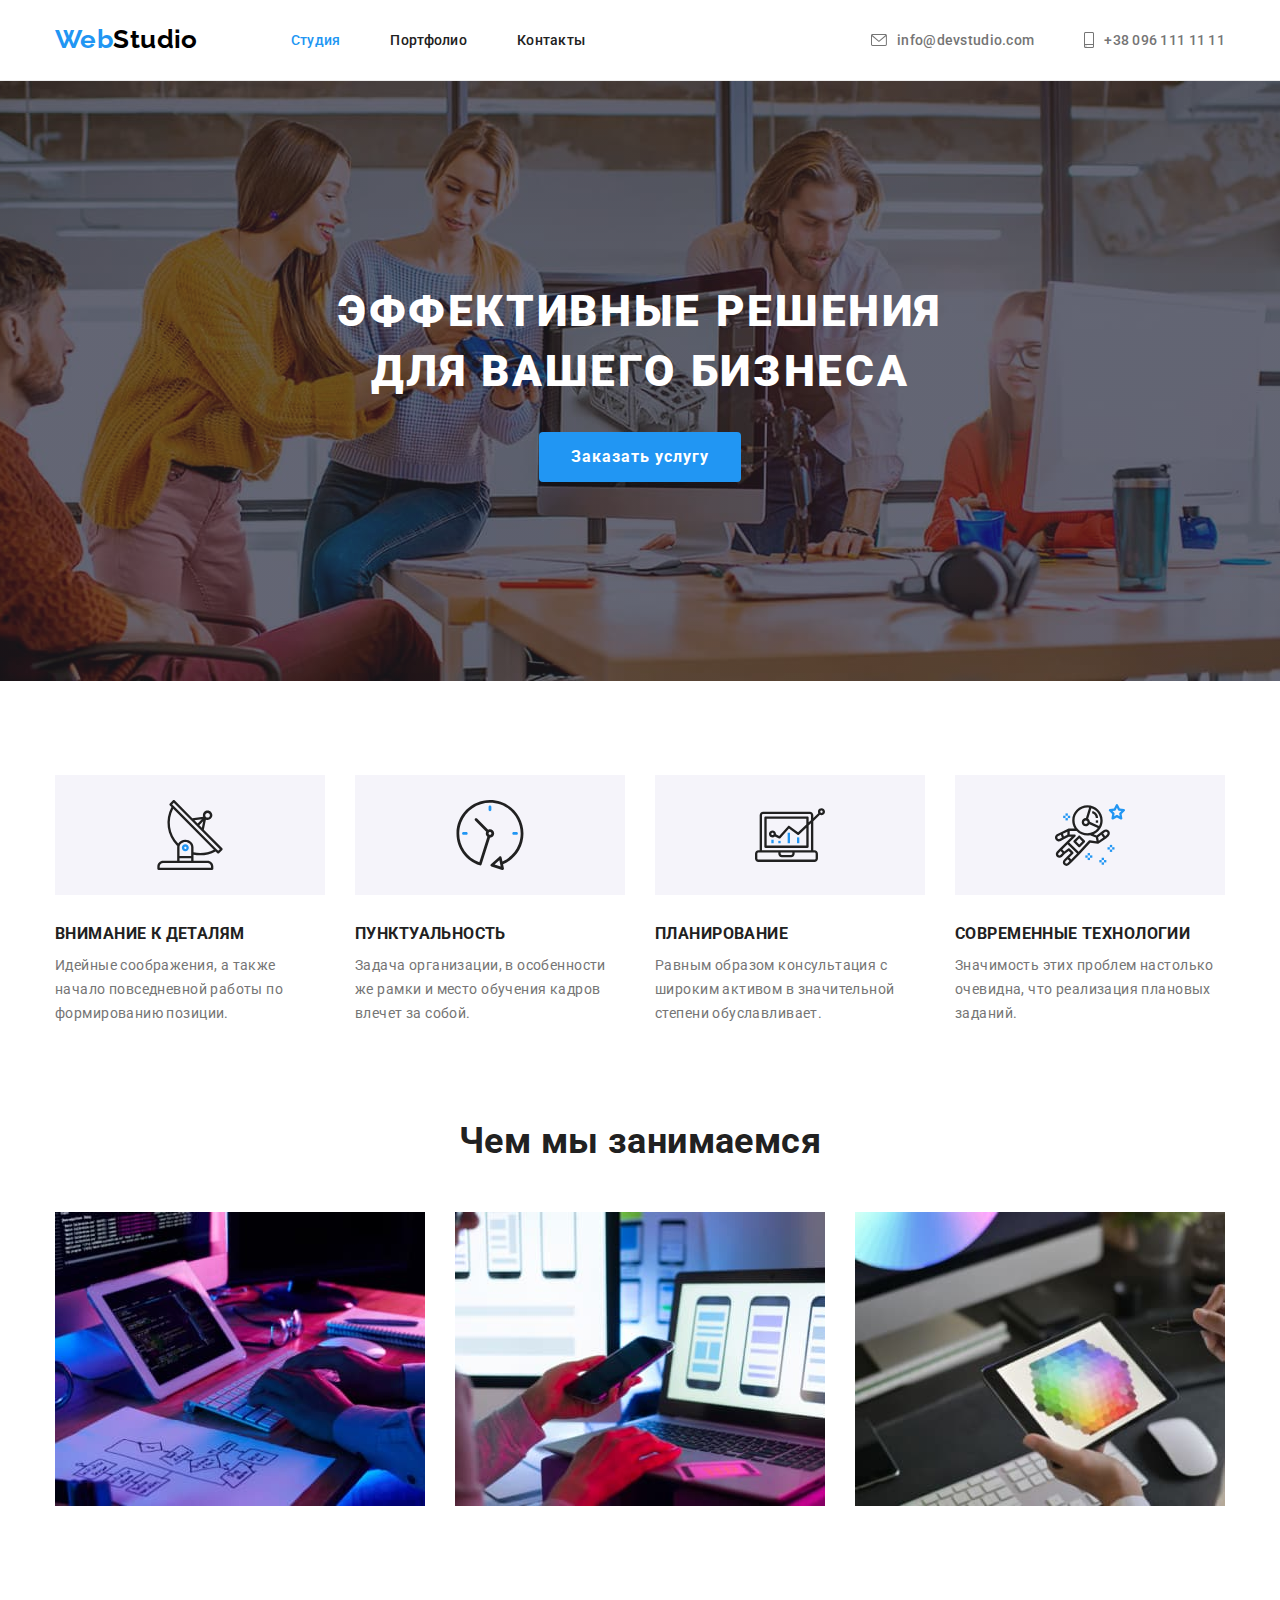
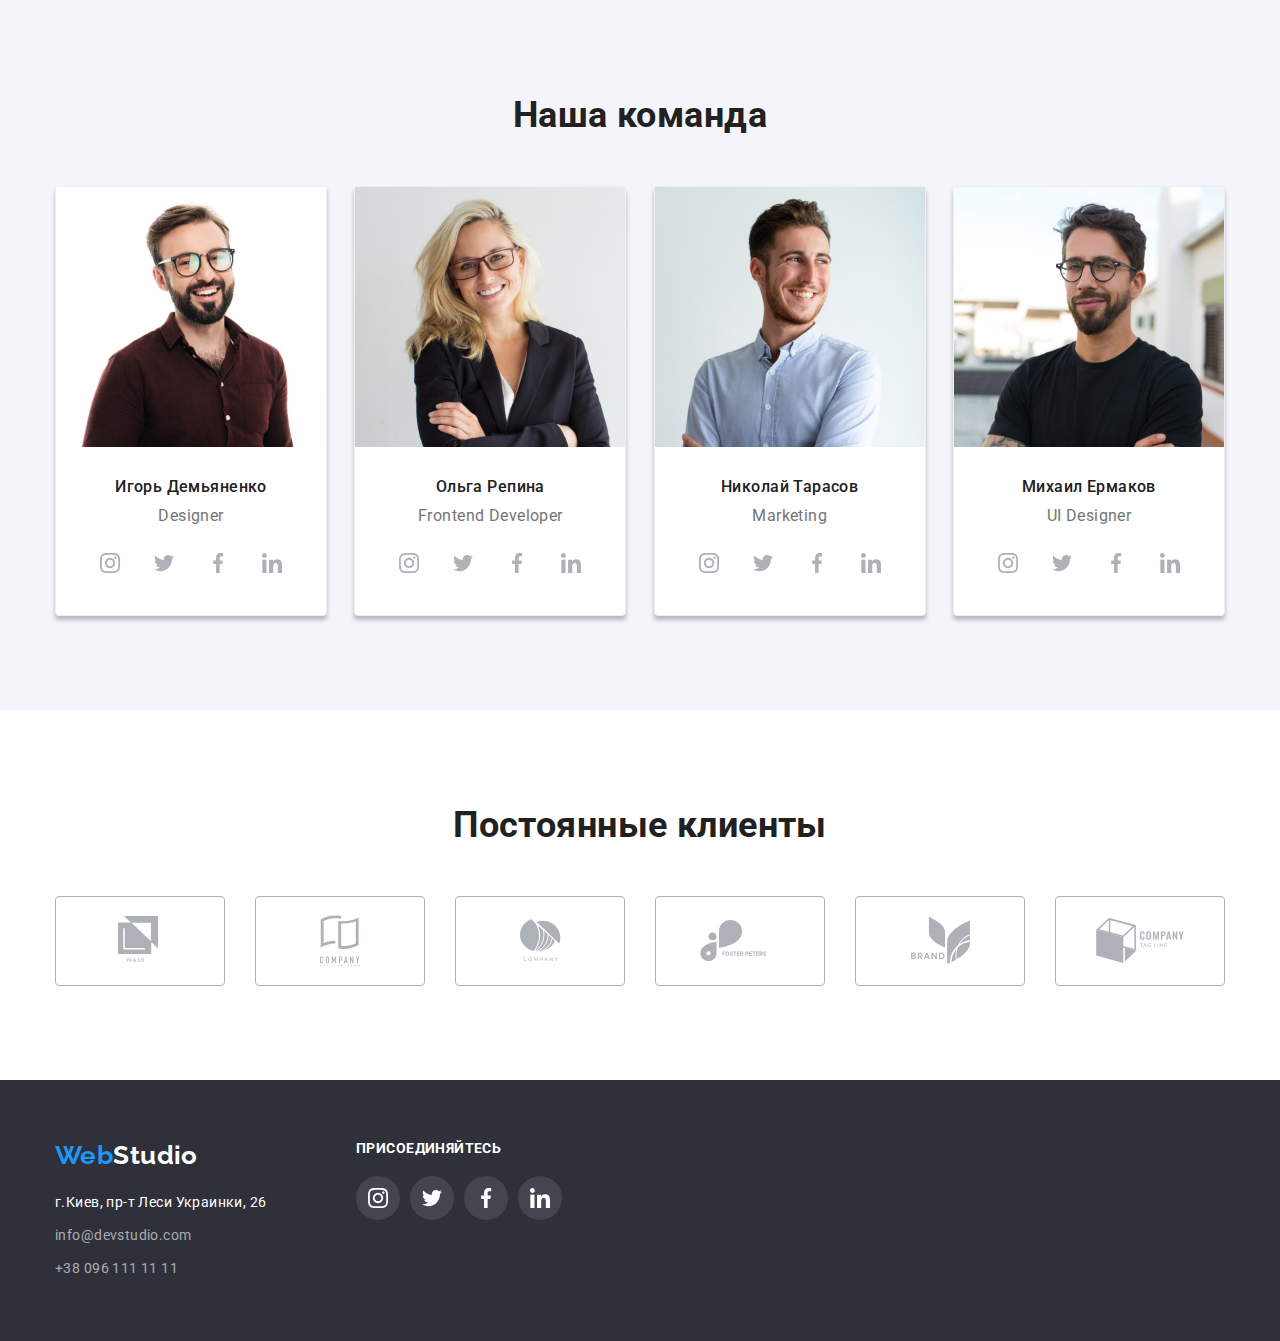
<file: index.html>
<!DOCTYPE html>
<html lang="ru">
  <head>
    <meta charset="UTF-8" />
    <meta name="description" content="Главная" />
    <link rel="shortcut icon" href="./image/favicon.ico" type="image/x-icon" />
    <title>Главная</title>
    <link rel="preconnect" href="https://fonts.gstatic.com" />
    <link
      rel="stylesheet"
      href="https://fonts.googleapis.com/css2?family=Raleway:wght@700&family=Roboto:wght@400;500;700;900&display=swap"
    />
    <link
      rel="stylesheet"
      href="https://cdnjs.cloudflare.com/ajax/libs/modern-normalize/1.0.0/modern-normalize.min.css"
    />
    <link rel="stylesheet" href="./css/styles.css" />
  </head>
  <body>
    <!--Шапка сайта-->
    <header class="sitehead">
      <div class="container headnav">
        <nav class="logsitcont-nav">
          <a href="./index.html" class="sitehead-logo link"
            ><span class="web link">Web</span>Studio</a>
          <ul class="site-nav">
            <li class="snav-link"><a href="./index.html" class="link current">Студия</a></li>
            <li class="snav-link"><a href="./portfolio.html" class="link">Портфолио</a></li>
            <li class="snav-link"><a href="#" class="link">Контакты</a></li>
          </ul>
        </nav>
        <ul class="contact-nav">
          <li class="cnav-link">
            <a href="mailto:info@devstudio.com" class="link">
              <svg class="cnav-icon" width="16" height="12">
                <use href="./image/sprite.svg#icon-envelope"></use></svg>info@devstudio.com</a>
          </li>
          <li class="cnav-link">
            <a href="tel:+380961111111" class="link">
              <svg class="cnav-icon" width="10" height="16">
                <use href="./image/sprite.svg#icon-phone"></use></svg>+38 096 111 11 11</a>
          </li>
        </ul>
      </div>
    </header>
    <main>
      <!--Эффективные решения-->
      <section class="solution">
        <div class="container">
          <h1 class="solution-title">Эффективные решения<br />для вашего бизнеса</h1>
          <button type="button" class="solution-button">Заказать услугу</button>
        </div>
      </section>
      <!--Наши преимущества-->
      <section class="advantages">
        <div class="container">
          <h2 hidden>Наши преимущества</h2>
          <ul class="advantages-list">
            <li class="card icon-antena">
              <h3 class="title">Внимание к деталям</h3>
              <p>
                Идейные соображения, а также начало повседневной работы по формированию позиции.
              </p>
            </li>
            <li class="card icon-clock">
              <h3 class="title">Пунктуальность</h3>
              <p>
                Задача организации, в особенности же рамки и место обучения кадров влечет за собой.
              </p>
            </li>
            <li class="card icon-diagram">
              <h3 class="title">Планирование</h3>
              <p>
                Равным образом консультация с широким активом в значительной степени обуславливает.
              </p>
            </li>
            <li class="card icon-astro">
              <h3 class="title">Современные технологии</h3>
              <p>Значимость этих проблем настолько очевидна, что реализация плановых заданий.</p>
            </li>
          </ul>
        </div>
      </section>
      <!--Чем мы занимаемся-->
      <section class="activities">
        <div class="container">
          <h2 class="activities-title">Чем мы занимаемся</h2>
          <ul class="activities-images">
            <li>
              <img
                src="./image/box1.jpg"
                alt="Набор руками на клавиатуре глядя на планшет и монитор"
                width="370"
              />
            </li>
            <li>
              <img src="./image/box2.jpg" alt="Ноутбук и телефон в руках" width="370" />
            </li>
            <li>
              <img
                src="./image/box3.jpg"
                alt="Планшет в руках, мышка, клавиатура и монитор"
                width="370"
              />
            </li>
          </ul>
        </div>
      </section>
      <!--Наша команда-->
      <section class="ourteam">
        <div class="container">
          <h2 class="ourteam-title">Наша команда</h2>
          <ul class="ourteam-list">
            <li class="team-card">
              <img
                class="ourteam-image"
                src="./image/pd.jpg"
                alt="Мужчина в очках и коричневой рубашке"
                width="270"
              />
              <div class="team-textblock">
                <h3 class="title">Игорь Демьяненко</h3>
                <p class="ourteam-profession" lang="en">Designer</p>
                <ul class="social-list">
                  <li class="social-list-item">
                    <a href="" class="social-list-link">
                      <svg class="social-list-icon" width="20" height="20">
                        <use href="./image/sprite.svg#icon-instagram"></use>
                      </svg>
                    </a>
                  </li>
                  <li class="social-list-item">
                    <a href="" class="social-list-link">
                      <svg class="social-list-icon" width="20" height="20">
                        <use href="./image/sprite.svg#icon-twitter"></use>
                      </svg>
                    </a>
                  </li>
                  <li class="social-list-item">
                    <a href="" class="social-list-link">
                      <svg class="social-list-icon" width="20" height="20">
                        <use href="./image/sprite.svg#icon-facebook"></use>
                      </svg>
                    </a>
                  </li>
                  <li class="social-list-item">
                    <a href="" class="social-list-link">
                      <svg class="social-list-icon" width="20" height="20">
                        <use href="./image/sprite.svg#icon-linkedin"></use>
                      </svg>
                    </a>
                  </li>
                </ul>
              </div>
            </li>
            <li class="team-card">
              <img
                class="ourteam-image"
                src="./image/fd.jpg"
                alt="Девушка с длинными волосами в очках и пиджаке"
                width="270"
              />
              <div class="team-textblock">
                <h3 class="title">Ольга Репина</h3>
                <p class="ourteam-profession" lang="en">Frontend Developer</p>
                <ul class="social-list">
                  <li class="social-list-item">
                    <a href="" class="social-list-link">
                      <svg class="social-list-icon" width="20" height="20">
                        <use href="./image/sprite.svg#icon-instagram"></use>
                      </svg>
                    </a>
                  </li>
                  <li class="social-list-item">
                    <a href="" class="social-list-link">
                      <svg class="social-list-icon" width="20" height="20">
                        <use href="./image/sprite.svg#icon-twitter"></use>
                      </svg>
                    </a>
                  </li>
                  <li class="social-list-item">
                    <a href="" class="social-list-link">
                      <svg class="social-list-icon" width="20" height="20">
                        <use href="./image/sprite.svg#icon-facebook"></use>
                      </svg>
                    </a>
                  </li>
                  <li class="social-list-item">
                    <a href="" class="social-list-link">
                      <svg class="social-list-icon" width="20" height="20">
                        <use href="./image/sprite.svg#icon-linkedin"></use>
                      </svg>
                    </a>
                  </li>
                </ul>
              </div>
            </li>
            <li class="team-card">
              <img
                class="ourteam-image"
                src="./image/m.jpg"
                alt="Мужчина в голубой рубашке"
                width="270"
              />
              <div class="team-textblock">
                <h3 class="title">Николай Тарасов</h3>
                <p class="ourteam-profession" lang="en">Marketing</p>
                <ul class="social-list">
                  <li class="social-list-item">
                    <a href="" class="social-list-link">
                      <svg class="social-list-icon" width="20" height="20">
                        <use href="./image/sprite.svg#icon-instagram"></use>
                      </svg>
                    </a>
                  </li>
                  <li class="social-list-item">
                    <a href="" class="social-list-link">
                      <svg class="social-list-icon" width="20" height="20">
                        <use href="./image/sprite.svg#icon-twitter"></use>
                      </svg>
                    </a>
                  </li>
                  <li class="social-list-item">
                    <a href="" class="social-list-link">
                      <svg class="social-list-icon" width="20" height="20">
                        <use href="./image/sprite.svg#icon-facebook"></use>
                      </svg>
                    </a>
                  </li>
                  <li class="social-list-item">
                    <a href="" class="social-list-link">
                      <svg class="social-list-icon" width="20" height="20">
                        <use href="./image/sprite.svg#icon-linkedin"></use>
                      </svg>
                    </a>
                  </li>
                </ul>
              </div>
            </li>
            <li class="team-card">
              <img
                class="ourteam-image"
                src="./image/uid.jpg"
                alt="Мужчина в очках и черной футболке"
                width="270"
              />
              <div class="team-textblock">
                <h3 class="title">Михаил Ермаков</h3>
                <p class="ourteam-profession" lang="en">UI Designer</p>
                <ul class="social-list">
                  <li class="social-list-item">
                    <a href="" class="social-list-link">
                      <svg class="social-list-icon" width="20" height="20">
                        <use href="./image/sprite.svg#icon-instagram"></use>
                      </svg>
                    </a>
                  </li>
                  <li class="social-list-item">
                    <a href="" class="social-list-link">
                      <svg class="social-list-icon" width="20" height="20">
                        <use href="./image/sprite.svg#icon-twitter"></use>
                      </svg>
                    </a>
                  </li>
                  <li class="social-list-item">
                    <a href="" class="social-list-link">
                      <svg class="social-list-icon" width="20" height="20">
                        <use href="./image/sprite.svg#icon-facebook"></use>
                      </svg>
                    </a>
                  </li>
                  <li class="social-list-item">
                    <a href="" class="social-list-link">
                      <svg class="social-list-icon" width="20" height="20">
                        <use href="./image/sprite.svg#icon-linkedin"></use>
                      </svg>
                    </a>
                  </li>
                </ul>
              </div>
            </li>
          </ul>
        </div>
      </section>
      <!--Постоянные клиенты-->
      <section class="regular-customers">
        <div class="container">
          <h2 class="regular-customers-title">Постоянные клиенты</h2>
          <ul class="regular-customers-list">
            <li class="regcust-item">
              <a href="" class="regcust-link">
                <svg class="regcust-icon logo1" width="44.27" height="49">
                  <use href="./image/sprite.svg#icon-logo1"></use>
                </svg>
              </a>
            </li>
            <li class="regcust-item">
              <a href="" class="regcust-link">
                <svg class="regcust-icon logo2" width="40" height="52">
                  <use href="./image/sprite.svg#icon-logo2"></use>
                </svg>
              </a>
            </li>
            <li class="regcust-item">
              <a href="" class="regcust-link">
                <svg class="regcust-icon logo3" width="41" height="42.6">
                  <use href="./image/sprite.svg#icon-logo3"></use>
                </svg>
              </a>
            </li>
            <li class="regcust-item">
              <a href="" class="regcust-link">
                <svg class="regcust-icon logo4" width="79.66" height="42.02">
                  <use href="./image/sprite.svg#icon-logo4"></use>
                </svg>
              </a>
            </li>
            <li class="regcust-item">
              <a href="" class="regcust-link">
                <svg class="regcust-icon logo5" width="59" height="47">
                  <use href="./image/sprite.svg#icon-logo5"></use>
                </svg>
              </a>
            </li>
            <li class="regcust-item">
              <a href="" class="regcust-link">
                <svg class="regcust-icon logo6" width="88.48" height="45.44">
                  <use href="./image/sprite.svg#icon-logo6"></use>
                </svg>
              </a>
            </li>
          </ul>
        </div>
      </section>
    </main>
    <!--Футер-->
    <footer class="basement">
      <div class="container base">
        <div class="basement-contacts">
          <p class="basement-logo"><span class="web">Web</span>Studio</p>
          <address>
            <ul>
              <li><p class="basement-address">г.Киев, пр-т Леси Украинки, 26</p></li>
              <li>
                <a href="mailto:info@devstudio.com" class="basement-contactmail"
                  >info@devstudio.com</a
                >
              </li>
              <li><a href="tel:+380961111111" class="basement-contacttel">+38 096 111 11 11</a></li>
            </ul>
          </address>
        </div>
        <div class="basesocial">
          <p class="connect">ПРИСОЕДИНЯЙТЕСЬ</p>
          <ul class="basesocial-list">
            <li class="basesocial-list-item">
              <a href="" class="basesocial-list-link">
                <svg class="basesocial-list-icon" width="20" height="20">
                  <use href="./image/sprite.svg#icon-instagram"></use>
                </svg>
              </a>
            </li>
            <li class="basesocial-list-item">
              <a href="" class="basesocial-list-link">
                <svg class="basesocial-list-icon" width="20" height="20">
                  <use href="./image/sprite.svg#icon-twitter"></use>
                </svg>
              </a>
            </li>
            <li class="basesocial-list-item">
              <a href="" class="basesocial-list-link">
                <svg class="basesocial-list-icon" width="20" height="20">
                  <use href="./image/sprite.svg#icon-facebook"></use>
                </svg>
              </a>
            </li>
            <li class="basesocial-list-item">
              <a href="" class="basesocial-list-link">
                <svg class="basesocial-list-icon" width="20" height="20">
                  <use href="./image/sprite.svg#icon-linkedin"></use>
                </svg>
              </a>
            </li>
          </ul>
        </div>
      </div>
    </footer>
  </body>
</html>
</file>
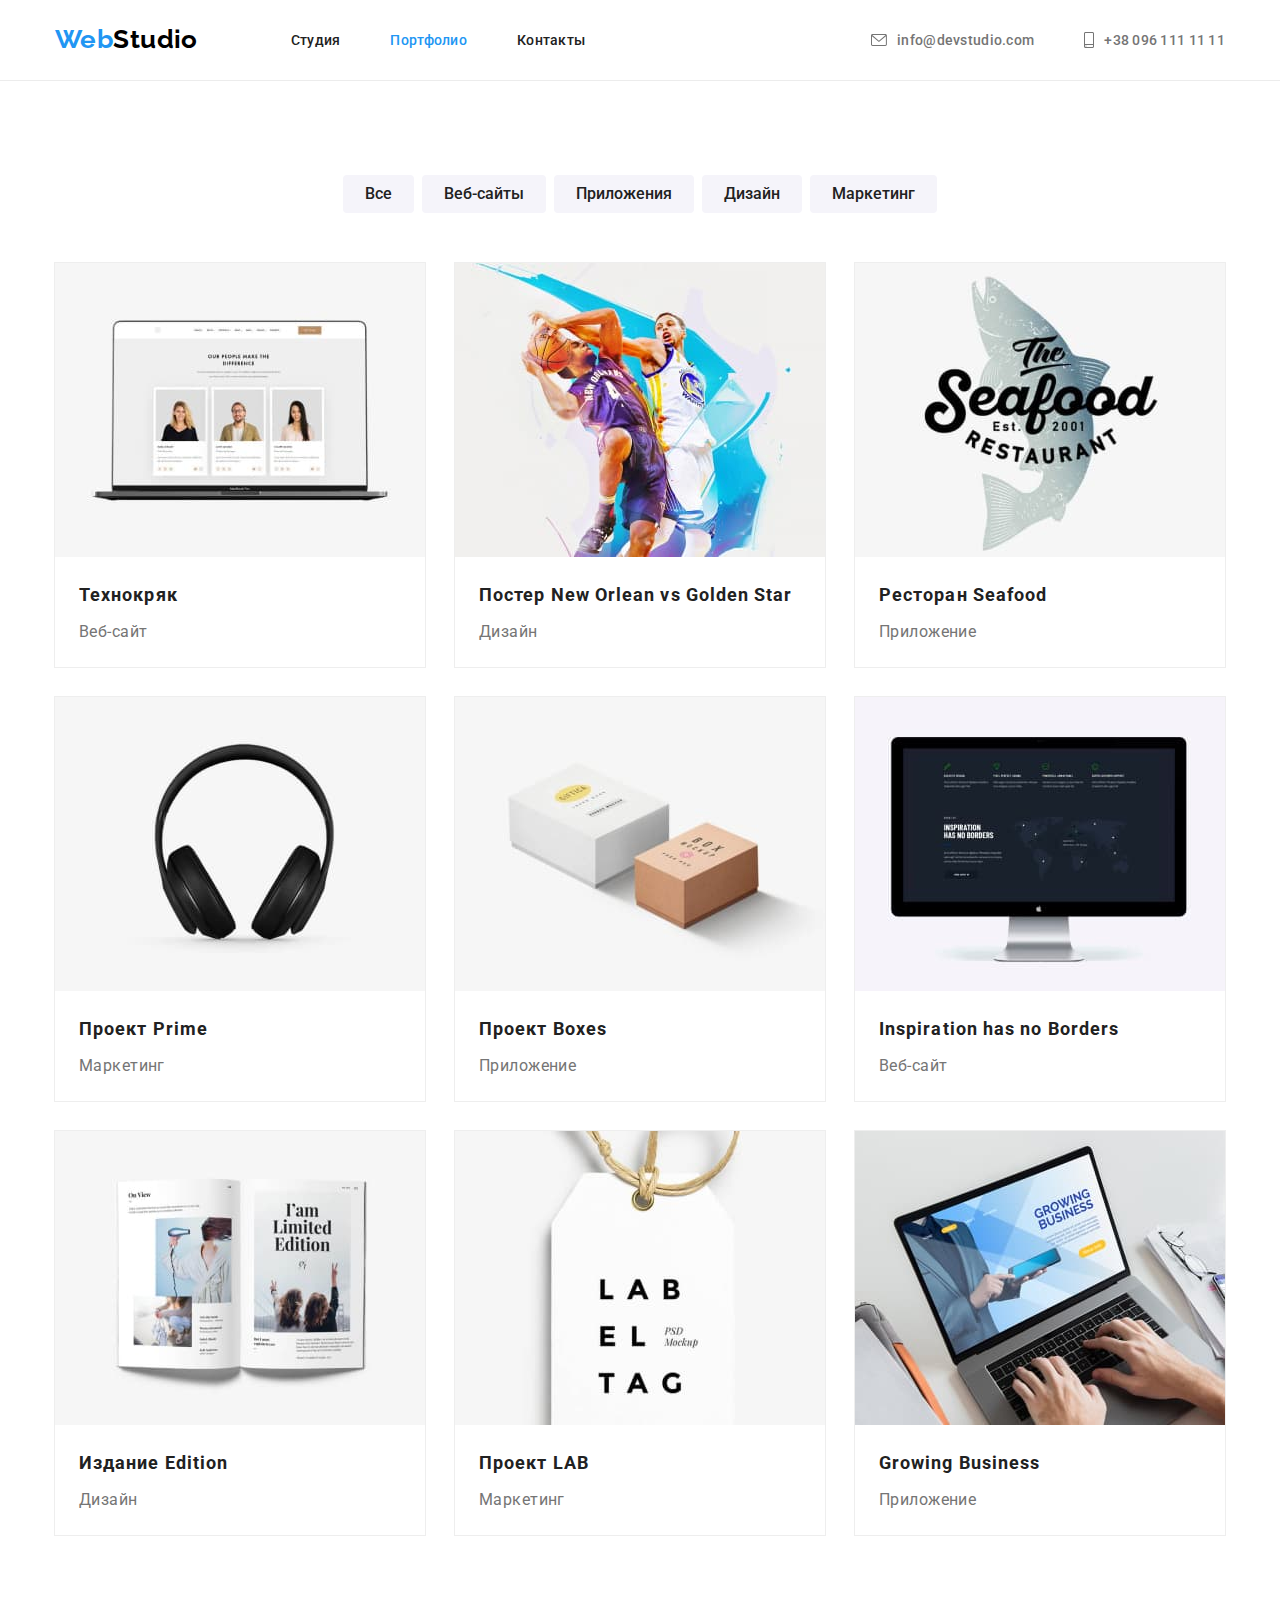
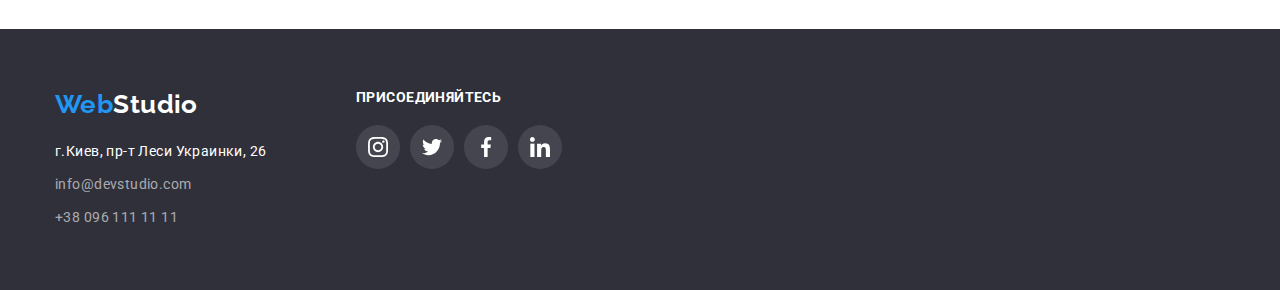
<file: portfolio.html>
<!DOCTYPE html>
<html lang="ru">
  <head>
    <meta charset="UTF-8" />
    <meta name="description" content="Портфолио" />
    <link rel="shortcut icon" href="./image/favicon.ico" type="image/x-icon" />
    <title>Портфолио</title>
    <link rel="preconnect" href="https://fonts.gstatic.com" />
    <link
      rel="stylesheet"
      href="https://fonts.googleapis.com/css2?family=Raleway:wght@700&family=Roboto:wght@400;500;700;900&display=swap"
    />
    <link
      rel="stylesheet"
      href="https://cdnjs.cloudflare.com/ajax/libs/modern-normalize/1.0.0/modern-normalize.min.css"
    />
    <link rel="stylesheet" href="./css/styles.css" />
  </head>
  <body>
    <!--Шапка сайта-->
    <header class="sitehead">
      <div class="container headnav">
        <nav class="logsitcont-nav">
          <a href="./index.html" class="sitehead-logo link"
            ><span class="web link">Web</span>Studio</a
          >
          <ul class="site-nav">
            <li class="snav-link"><a href="./index.html" class="link">Студия</a></li>
            <li class="snav-link"><a href="./portfolio.html" class="link current">Портфолио</a></li>
            <li class="snav-link"><a href="#" class="link">Контакты</a></li>
          </ul>
        </nav>
        <ul class="contact-nav">
          <li class="cnav-link">
            <a href="mailto:info@devstudio.com" class="link">
              <svg class="cnav-icon" width="16" height="12">
                <use href="./image/sprite.svg#icon-envelope"></use></svg
              >info@devstudio.com</a
            >
          </li>
          <li class="cnav-link">
            <a href="tel:+380961111111" class="link">
              <svg class="cnav-icon" width="10" height="16">
                <use href="./image/sprite.svg#icon-phone"></use></svg
              >+38 096 111 11 11</a
            >
          </li>
        </ul>
      </div>
    </header>
    <main>
      <!--Портфолио-->
      <section class="examples">
        <div class="container">
          <h1 hidden>Портфолио</h1>
          <ul class="examples-buttlist">
            <li class="exam-butt"><button type="button" class="examples-button">Все</button></li>
            <li class="exam-butt">
              <button type="button" class="examples-button">Веб-сайты</button>
            </li>
            <li class="exam-butt">
              <button type="button" class="examples-button">Приложения</button>
            </li>
            <li class="exam-butt"><button type="button" class="examples-button">Дизайн</button></li>
            <li class="exam-butt">
              <button type="button" class="examples-button">Маркетинг</button>
            </li>
          </ul>
          <ul class="examples-list">
            <li class="examples-card">
              <a class="examples-link" href="#">
                <img
                  class="examples-image"
                  src="./image-p/tk.jpg"
                  alt="Раскрытый ноут"
                  width="370"
                />
                <div class="port-textblock">
                  <h2 class="title">Технокряк</h2>
                  <p class="examples-text">Веб-сайт</p>
                </div>
              </a>
            </li>
            <li class="examples-card">
              <a class="examples-link" href="#">
                <img
                  class="examples-image"
                  src="./image-p/pno.jpg"
                  alt="Баскетболисты"
                  width="370"
                />
                <div class="port-textblock">
                  <h2 class="title">Постер <span lang="en">New Orlean vs Golden Star</span></h2>
                  <p class="examples-text">Дизайн</p>
                </div>
              </a>
            </li>
            <li class="examples-card">
              <a class="examples-link" href="#">
                <img
                  class="examples-image"
                  src="./image-p/rs.jpg"
                  alt="Реклама ресторана"
                  width="370"
                />
                <div class="port-textblock">
                  <h2 class="title">Ресторан <span lang="en">Seafood</span></h2>
                  <p class="examples-text">Приложение</p>
                </div>
              </a>
            </li>
            <li class="examples-card">
              <a class="examples-link" href="#">
                <img class="examples-image" src="./image-p/pp.jpg" alt="Наушники" width="370" />
                <div class="port-textblock">
                  <h2 class="title">Проект <span lang="en">Prime</span></h2>
                  <p class="examples-text">Маркетинг</p>
                </div>
              </a>
            </li>
            <li class="examples-card">
              <a class="examples-link" href="#">
                <img class="examples-image" src="./image-p/pb.jpg" alt="Два коробка" width="370" />
                <div class="port-textblock">
                  <h2 class="title">Проект <span lang="en">Boxes</span></h2>
                  <p class="examples-text">Приложение</p>
                </div>
              </a>
            </li>
            <li class="examples-card">
              <a class="examples-link" href="#">
                <img class="examples-image" src="./image-p/inb.jpg" alt="Монитор" width="370" />
                <div class="port-textblock">
                  <h2 class="title" lang="en">Inspiration has no Borders</h2>
                  <p class="examples-text">Веб-сайт</p>
                </div>
              </a>
            </li>
            <li class="examples-card">
              <a class="examples-link" href="#">
                <img
                  class="examples-image"
                  src="./image-p/le.jpg"
                  alt="Раскрытая книга"
                  width="370"
                />
                <div class="port-textblock">
                  <h2 class="title">Издание <span lang="en">Edition</span></h2>
                  <p class="examples-text">Дизайн</p>
                </div>
              </a>
            </li>
            <li class="examples-card">
              <a class="examples-link" href="#">
                <img class="examples-image" src="./image-p/pl.jpg" alt="Ярлык" width="370" />
                <div class="port-textblock">
                  <h2 class="title">Проект <span lang="en">LAB</span></h2>
                  <p class="examples-text">Маркетинг</p>
                </div>
              </a>
            </li>
            <li class="examples-card">
              <a class="examples-link" href="#">
                <img
                  class="examples-image"
                  src="./image-p/gb.jpg"
                  alt="Набор текста на ноуте"
                  width="370"
                />
                <div class="port-textblock">
                  <h2 class="title" lang="en">Growing Business</h2>
                  <p class="examples-text">Приложение</p>
                </div>
              </a>
            </li>
          </ul>
        </div>
      </section>
    </main>
    <!--Футер-->
    <footer class="basement">
      <div class="container base">
        <div class="basement-contacts">
          <p class="basement-logo"><span class="web">Web</span>Studio</p>
          <address>
            <ul>
              <li><p class="basement-address">г.Киев, пр-т Леси Украинки, 26</p></li>
              <li>
                <a href="mailto:info@devstudio.com" class="basement-contactmail"
                  >info@devstudio.com</a
                >
              </li>
              <li><a href="tel:+380961111111" class="basement-contacttel">+38 096 111 11 11</a></li>
            </ul>
          </address>
        </div>
        <div class="basesocial">
          <p class="connect">ПРИСОЕДИНЯЙТЕСЬ</p>
          <ul class="basesocial-list">
            <li class="basesocial-list-item">
              <a href="" class="basesocial-list-link">
                <svg class="basesocial-list-icon" width="20" height="20">
                  <use href="./image/sprite.svg#icon-instagram"></use>
                </svg>
              </a>
            </li>
            <li class="basesocial-list-item">
              <a href="" class="basesocial-list-link">
                <svg class="basesocial-list-icon" width="20" height="20">
                  <use href="./image/sprite.svg#icon-twitter"></use>
                </svg>
              </a>
            </li>
            <li class="basesocial-list-item">
              <a href="" class="basesocial-list-link">
                <svg class="basesocial-list-icon" width="20" height="20">
                  <use href="./image/sprite.svg#icon-facebook"></use>
                </svg>
              </a>
            </li>
            <li class="basesocial-list-item">
              <a href="" class="basesocial-list-link">
                <svg class="basesocial-list-icon" width="20" height="20">
                  <use href="./image/sprite.svg#icon-linkedin"></use>
                </svg>
              </a>
            </li>
          </ul>
        </div>
      </div>
    </footer>
  </body>
</html>
</file>
<file: css/styles.css>
:root {
  --logo-color: #000000;
  --main-lite-color: #ffffff;
  --main-textcolor: #757575;
  --sec-textcolor: #212121;
  --accent-color: #2196f3;
  --iconteam-color: #afb1b8;
  --back1-color: #2f303a;
  --back2-color: #f5f4fa;
  --back3-color: #2f303a;
  --bord-port-color: #eeeeee;
  --siteheadbord-color: #ececec;
  --basecont-color: rgba(255, 255, 255, 0.6);
  --footsoc-color: rgba(255, 255, 255, 0.1);
  --bgrd-color: rgba(47, 48, 58, 0.4);
  --teamshad-color: rgba(0, 0, 0, 0.25);
  --second-font: Raleway, sans-serif;
}
* {
  list-style: none;
  text-decoration: none;
}
h1,
h2,
h3,
h4,
h5,
h6,
p {
  margin: 0;
}
ul {
  padding: 0;
  margin: 0;
}
img {
  display: block;
}
body {
  background-color: var(--main-lite-color);
  color: var(--main-textcolor);
  font-family: Roboto, sans-serif;
  font-weight: 400;
  font-size: 14px;
  letter-spacing: 0.03em;
}
.container {
  width: 1200px;
  padding-left: 15px;
  padding-right: 15px;
  margin: 0 auto;
}
/* Шапка сайта */
.sitehead {
  border-bottom: 1px solid var(--siteheadbord-color);
}
.headnav {
  display: flex;
  align-items: center;
}
.logsitcont-nav {
  display: flex;
  align-items: center;
}
.sitehead-logo {
  padding-top: 24px;
  padding-bottom: 25px;
  margin-right: 93px;
  color: var(--logo-color);

  font-family: var(--second-font);
  font-weight: 700;
  font-size: 26px;
  line-height: 1.2;
}
.web {
  padding-top: 24px;
  padding-bottom: 25px;
  color: var(--accent-color);

  font-family: var(--second-font);
  font-weight: 700;
  font-size: 26px;
  line-height: 1.2;
}
.site-nav {
  display: flex;
}
.site-nav .link {
  display: block;
  padding-top: 32px;
  padding-bottom: 32px;
  color: var(--sec-textcolor);

  font-weight: 500;
  line-height: 1.143;
  letter-spacing: 0.02em;
}
.site-nav .snav-link:not(:last-child) {
  margin-right: 50px;
}
.contact-nav {
  display: flex;
  margin-left: auto;
}
.cnav-icon {
  margin-right: 10px;
  fill: var(--main-textcolor);
}
.contact-nav .cnav-link:not(:last-child) {
  margin-right: 50px;
}
.contact-nav .link {
  display: flex;
  align-items: center;
  padding-top: 32px;
  padding-bottom: 32px;
  color: var(--main-textcolor);

  font-weight: 500;
  line-height: 1.143;
  letter-spacing: 0.02em;
}
.contact-nav .link + .link {
  margin-left: 50px;
}
.site-nav .link.current {
  color: var(--accent-color);
}
.link:hover,
.link:focus {
  color: var(--accent-color);
}
.link:hover .cnav-icon,
.link:focus .cnav-icon {
  fill: var(--accent-color);
}
/* Эффективные решения */
.solution {
  max-width: 1600px;
  height: 600px;
  margin-left: auto;
  margin-right: auto;
  background-image: linear-gradient(to right, var(--bgrd-color), var(--bgrd-color)),
    url(../image/back.jpg);
  background-repeat: no-repeat;
  background-size: cover;
  background-position: center;
  padding-top: 200px;
  padding-bottom: 200px;
  background-color: var(--back1-color);
  text-align: center;
}
.solution-title {
  margin-bottom: 30px;
  color: var(--main-lite-color);
  font-weight: 900;
  font-size: 44px;
  line-height: 1.37;
  letter-spacing: 0.06em;
  text-transform: uppercase;
}
.solution-button {
  display: inline-block;
  border-radius: 4px;
  padding: 10px 32px;
  border: none;
  background-color: var(--accent-color);
  color: var(--main-lite-color);

  font-family: inherit;
  font-weight: 700;
  font-size: 16px;
  line-height: 1.875;
  letter-spacing: 0.06em;
}
/* Наши преимущества */
.advantages {
  padding-top: 94px;
  padding-bottom: 94px;
}
.advantages-list {
  display: flex;
}
.card {
  min-width: 270px;
}
.card:not(:last-child) {
  margin-right: 30px;
}
.card::before {
  display: block;
  content: "";
  height: 120px;
  margin-bottom: 30px;
  background-size: auto;
  background-repeat: no-repeat;
  background-position: center;
  background-color: var(--back2-color);
}
.icon-antena::before {
  background-image: url(../image/antenna\ 1.svg);
}
.icon-clock::before {
  background-image: url(../image/clock\ 1.svg);
}
.icon-diagram::before {
  background-image: url(../image/diagram\ 1.svg);
}
.icon-astro::before {
  background-image: url(../image/astronaut\ 1.svg);
}
.advantages-list .title {
  margin-bottom: 10px;
  color: var(--sec-textcolor);

  font-weight: 700;
  line-height: 1.143;
  text-transform: uppercase;
}
.advantages-list {
  font-weight: normal;
  line-height: 1.71;
}
/* Чем мы занимаемся */
.activities {
  padding-bottom: 94px;
}
.activities-images {
  display: flex;
  justify-content: space-between;
}
.activities-title {
  margin-bottom: 50px;
  color: var(--sec-textcolor);

  font-weight: 700;
  font-size: 36px;
  line-height: 1.167;
  text-align: center;
}
/* Наша команда */
.ourteam {
  padding-top: 94px;
  padding-bottom: 94px;
  background-color: var(--back2-color);

  font-size: 16px;
  line-height: 1.188;
}
.ourteam-list {
  display: flex;
  justify-content: space-between;
}
.team-card {
  background-color: var(--main-lite-color);
  border: 1px solid var(--bord-port-color);
  border-radius: 0px 0px 4px 4px;
  box-shadow: 0px 4px 4px var(--teamshad-color);
  border-radius: 4px;
}
.ourteam-title {
  margin-bottom: 50px;
  color: var(--sec-textcolor);

  font-weight: 700;
  font-size: 36px;
  line-height: 1.167;
  text-align: center;
}
.team-textblock {
  padding: 30px 32px;
}
.ourteam-list .title {
  display: flex;
  justify-content: center;
  margin-bottom: 10px;
  color: var(--sec-textcolor);

  font-weight: 500;
  font-size: 16px;
  line-height: 1.188;
}
.ourteam-profession {
  display: flex;
  justify-content: center;
  margin-bottom: 16px;
}
.social-list {
  display: flex;
  justify-content: space-between;
}
.social-list-item {
  display: flex;
  width: 44px;
  height: 44px;
}
.social-list-link {
  display: flex;
  justify-content: center;
  align-items: center;
  width: 100%;
  height: 100%;
  background-color: var(--main-lite-color);
  border-radius: 50%;
}
.social-list-link:hover,
.social-list-link:focus {
  background-color: var(--accent-color);
}
.social-list-icon {
  fill: var(--iconteam-color);
}
.social-list-link:hover .social-list-icon,
.social-list-link:focus .social-list-icon {
  fill: var(--main-lite-color);
}
/* Постоянные клиенты */
.regular-customers {
  padding-top: 94px;
  padding-bottom: 94px;
}
.regular-customers-title {
  margin-bottom: 50px;
  color: var(--sec-textcolor);

  font-weight: 700;
  font-size: 36px;
  line-height: 1.167;
  text-align: center;
}
.regular-customers-list {
  display: flex;
  justify-content: space-between;
}
.regcust-icon {
  fill: var(--iconteam-color);
}
.regcust-item {
  display: flex;
  min-width: 170px;
  height: 90px;
  border: 1px solid var(--iconteam-color);
  border-radius: 4px;
}
.regcust-link {
  width: 100%;
  height: 100%;
  display: flex;
  justify-content: center;
  align-items: center;
}
.regcust-link:hover,
.regcust-link:focus {
  border: 1px solid var(--accent-color);
  border-radius: 4px;
}
.regcust-link:hover .regcust-icon,
.regcust-link:focus .regcust-icon {
  fill: var(--accent-color);
}
/* Портфолио */
.examples {
  padding-top: 94px;
  padding-bottom: 94px;
}
.examples-buttlist {
  display: flex;
  justify-content: center;
  margin-bottom: 50px;
}
.examples-button {
  display: inline-block;
  border-radius: 4px;
  padding: 5.89px 22px;
  border: none;
  background-color: var(--back2-color);
  color: var(--sec-textcolor);

  font-family: inherit;
  font-weight: 500;
  font-size: 16px;
  line-height: 1.625;
  text-align: center;
}

.examples-buttlist .exam-butt:not(:last-child) {
  margin-right: 8px;
}
.examples-list {
  display: flex;
  flex-wrap: wrap;
  margin: -15px;
}
.examples-card {
  min-width: 370px;
  margin: 14px;
  border: 1px solid var(--bord-port-color);
}
.examples-link {
  display: block;
}
.examples-link:hover,
.examples-link:focus {
  box-shadow: 0px 1px 1px rgba(0, 0, 0, 0.12), 0px 4px 4px rgba(0, 0, 0, 0.06),
    1px 4px 6px rgba(0, 0, 0, 0.16);
}

.port-textblock {
  padding: 20px 24px;
}
.examples-text {
  color: var(--main-textcolor);
}
.examples-button:hover,
.examples-button:focus {
  background-color: var(--accent-color);
  color: var(--main-lite-color);
  box-shadow: 0px 3px 1px rgba(0, 0, 0, 0.1), 0px 1px 2px rgba(0, 0, 0, 0.08),
    0px 2px 2px rgba(0, 0, 0, 0.12);
}
.examples-list {
  font-size: 16px;
  line-height: 1.875;
}
.examples-list .title {
  margin-bottom: 4px;
  color: var(--sec-textcolor);

  font-weight: 700;
  font-size: 18px;
  line-height: 2;
  letter-spacing: 0.06em;
}
/* Футер */
.basement {
  padding-top: 60px;
  padding-bottom: 60px;
  background-color: var(--back3-color);
}
.base {
  display: flex;
}
.basement-contacts {
  margin-right: 70px;
}
.basement-logo {
  display: inline-block;
  min-width: 145px;
  margin-bottom: 20px;
  color: var(--main-lite-color);
  font-family: Raleway, sans-serif;
  font-weight: 700;
  font-size: 26px;
  line-height: 1.2;
}
address {
  font-style: normal;
}
.basement-address {
  display: inline-block;
  min-width: 231px;
  margin-bottom: 9px;
  color: var(--main-lite-color);

  line-height: 1.71;
}
.basement-contactmail {
  display: inline-block;
  min-width: 231px;
  margin-bottom: 9px;
  color: var(--basecont-color);

  line-height: 1.71;
}
.basement-contacttel {
  display: inline-block;
  min-width: 231px;
  color: var(--basecont-color);

  line-height: 1.71;
}
.connect {
  margin-bottom: 20px;

  font-size: 14px;
  font-weight: 700;
  line-height: 1.17;

  color: var(--main-lite-color);
}
.basesocial-list {
  display: flex;
  justify-content: space-between;
  width: 206px;
}
.basesocial-list-item {
  width: 44px;
  height: 44px;
}
.basesocial-list-link {
  display: flex;
  justify-content: center;
  align-items: center;
  width: 100%;
  height: 100%;
  background-color: var(--footsoc-color);
  border-radius: 50%;
}
.basesocial-list-link:hover,
.basesocial-list-link:focus {
  background-color: var(--accent-color);
}
.basesocial-list-icon {
  fill: var(--main-lite-color);
}

/* черный логотипа #000000 */
/* цвет основного текста #757575 */
/* вторичный цвет текста #212121 */
/* белый #FFFFFF */
/* акцент #2196F3 */
/* подложка темная #2F303A */
/* подложка светлая низ #F5F4FA */
/* нижний адреса rgba(255,255,255,0.6) */
</file>
